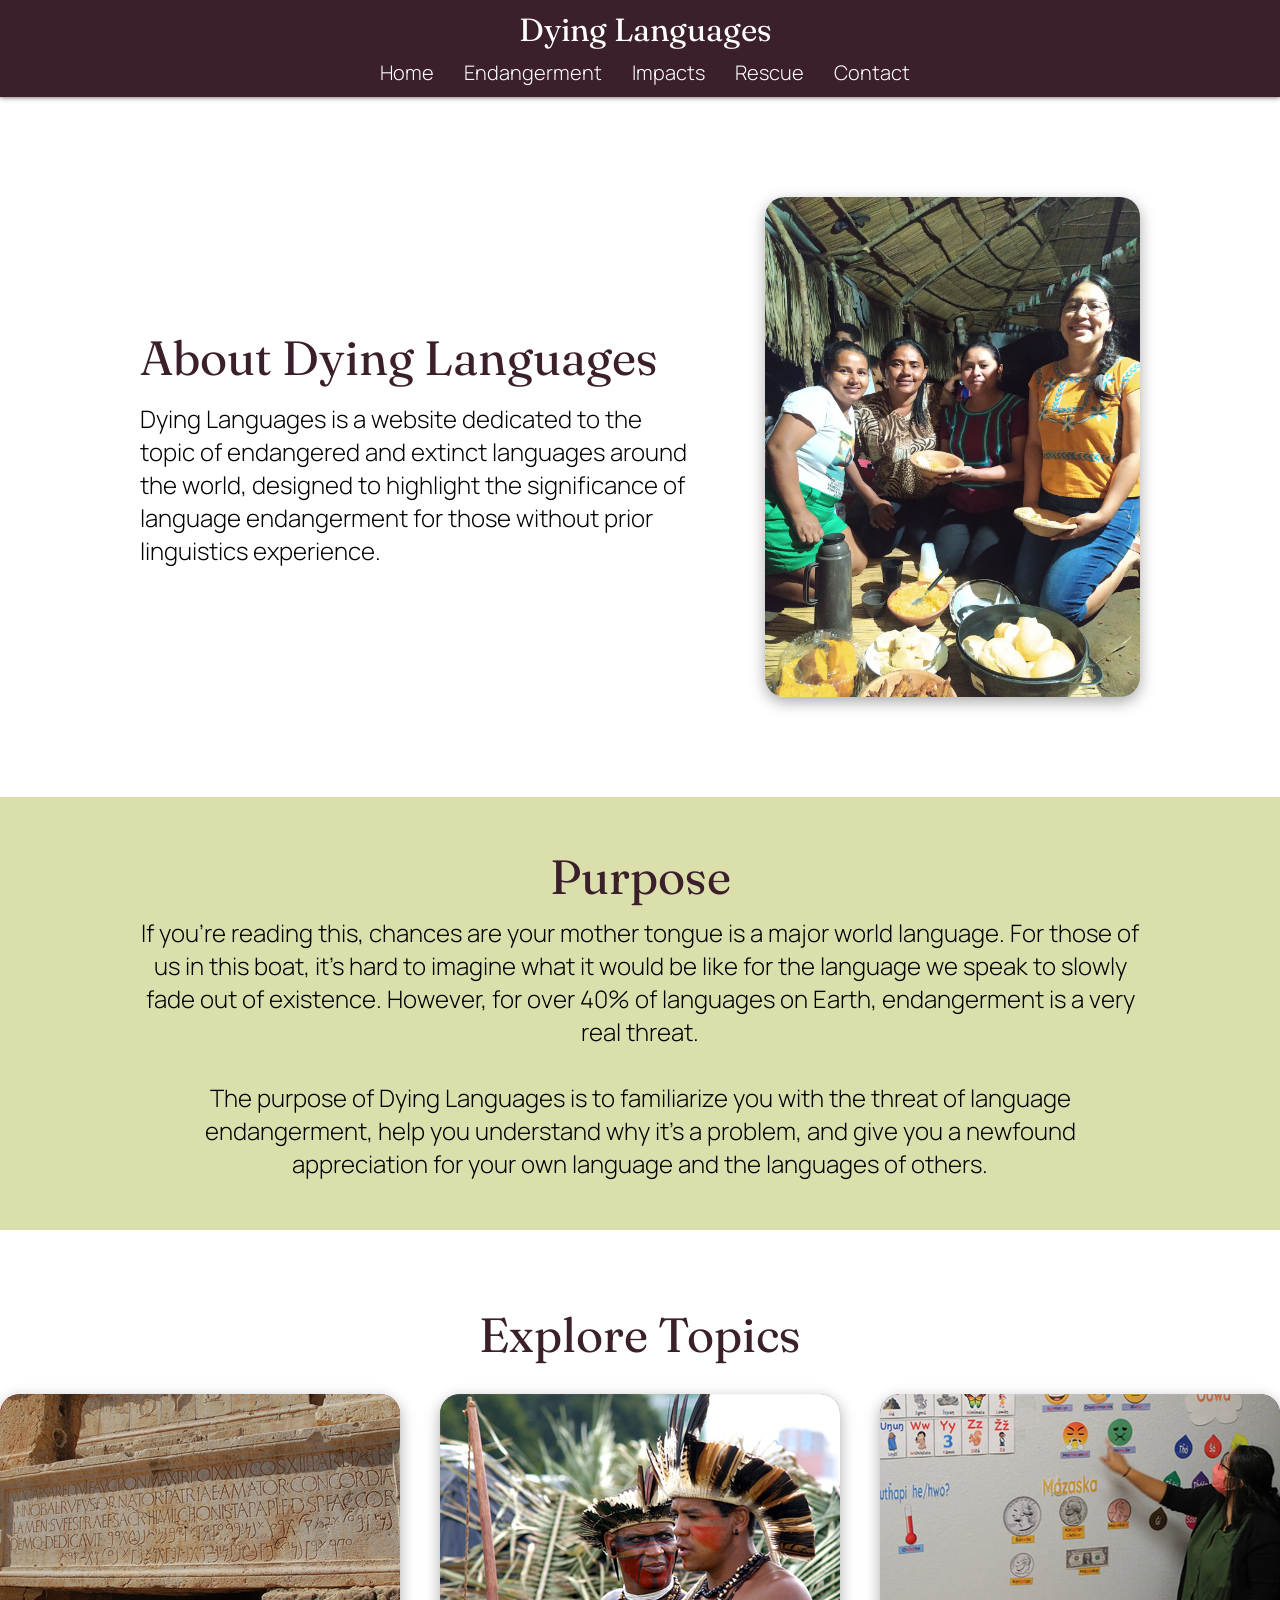
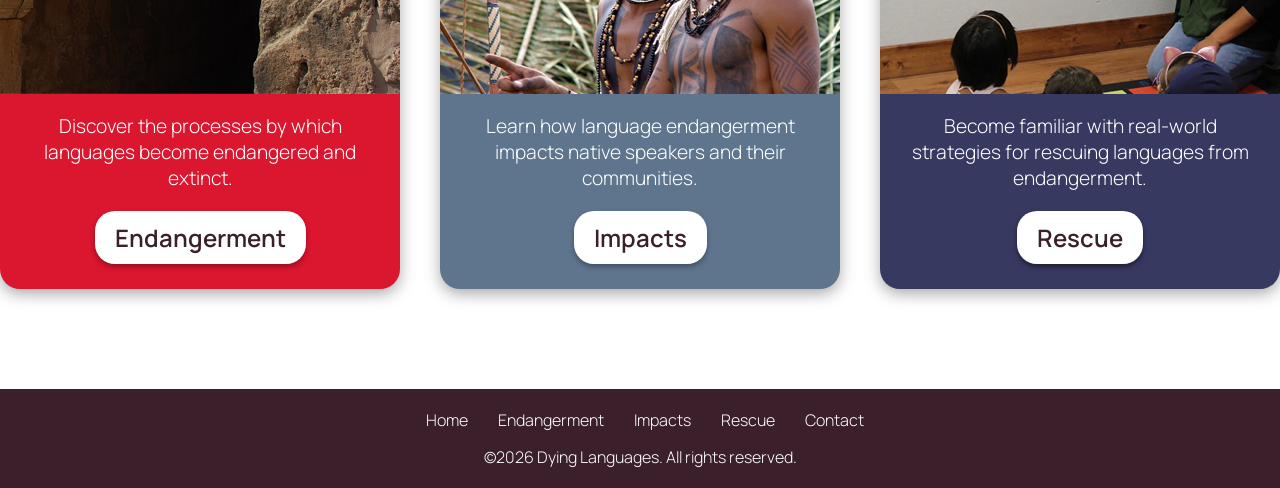
<file: index.html>
<!DOCTYPE html>
<html lang="en">
<head>
    <meta charset="UTF-8">
    <meta name="viewport" content="width=device-width, initial-scale=1.0">
    <title>Dying Languages / Home</title>
    <link rel="stylesheet" type="text/css" href="style.css">
    <link rel="icon" type="image/x-icon" href="/images/favicon.ico">
    <link rel="preconnect" href="https://fonts.googleapis.com">
    <link rel="preconnect" href="https://fonts.gstatic.com" crossorigin>
    <link href="https://fonts.googleapis.com/css2?family=Fraunces:ital,opsz,wght@0,9..144,100..900;1,9..144,100..900&family=Manrope:wght@200..800&display=swap" rel="stylesheet">
</head>

<body>

    <header>

        <h1>Dying Languages</h1>

        <nav>

            <ul>
                <li><a href="index.html">Home</a></li>
                <li><a href="endangerment.html">Endangerment</a></li>
                <li><a href="impacts.html">Impacts</a></li>
                <li><a href="rescue.html">Rescue</a></li>
                <li><a href="contact.html">Contact</a></li>
            </ul>
        
        </nav>

    </header>

    <main>

        <div class="about">
            <div>
                <h2>About Dying Languages</h2>
                <p>Dying Languages is a website dedicated to the topic of endangered and extinct languages around the world, designed to highlight the significance of language endangerment for those without prior linguistics experience.</p>
            </div>
            <img src="images/homehero.jpg" alt="Kariri language learning group">
        </div>

        <div class="purpose">
            <h2>Purpose</h2>
            <p>If you're reading this, chances are your mother tongue is a major world language. For those of us in this boat, it's hard to imagine what it would be like for the language we speak to slowly fade out of existence. 
                However, for over 40% of languages on Earth, endangerment is a very real threat.<br>
                <br>
                The purpose of Dying Languages is to familiarize you with the threat of language endangerment, help you understand why it's a problem, and give you a newfound
                appreciation for your own language and the languages of others.</p>
        </div>

        <div class="explore">
            <h2>Explore Topics</h2>
        </div>

        <div class="topics">
            <div class="topiccol" id="topiccol1">
                <img src="/images/endangerment.png" alt="Tripolitania Punic inscription">
                <p>Discover the processes by which languages become endangered and extinct.</p>
                <a href="endangerment.html" class="topicbutton" id="topicbutton1">Endangerment</a>
            </div>
            <div class="topiccol" id="topiccol2">
                <img src="/images/impacts.png" alt="Two Pataxo indians">
                <p>Learn how language endangerment impacts native speakers and their communities.</p>
                <a href="impacts.html" class="topicbutton" id="topicbutton2">Impacts</a>
            </div>
            <div class="topiccol" id="topiccol3">
                <img src="/images/rescue.png" alt="Lakota language classroom lesson">
                <p>Become familiar with real-world strategies for rescuing languages from endangerment.</p>
                <a href="rescue.html" class="topicbutton" id="topicbutton3">Rescue</a>
            </div>
        </div>

    </main>

    <footer>
        <ul>
            <li><a href="index.html">Home</a></li>
            <li><a href="endangerment.html">Endangerment</a></li>
            <li><a href="impacts.html">Impacts</a></li>
            <li><a href="rescue.html">Rescue</a></li>
            <li><a href="contact.html">Contact</a></li>
        </ul>
        <p>&#169;2026 Dying Languages. All rights reserved.</p>
    </footer>

</body>

</html>
</file>
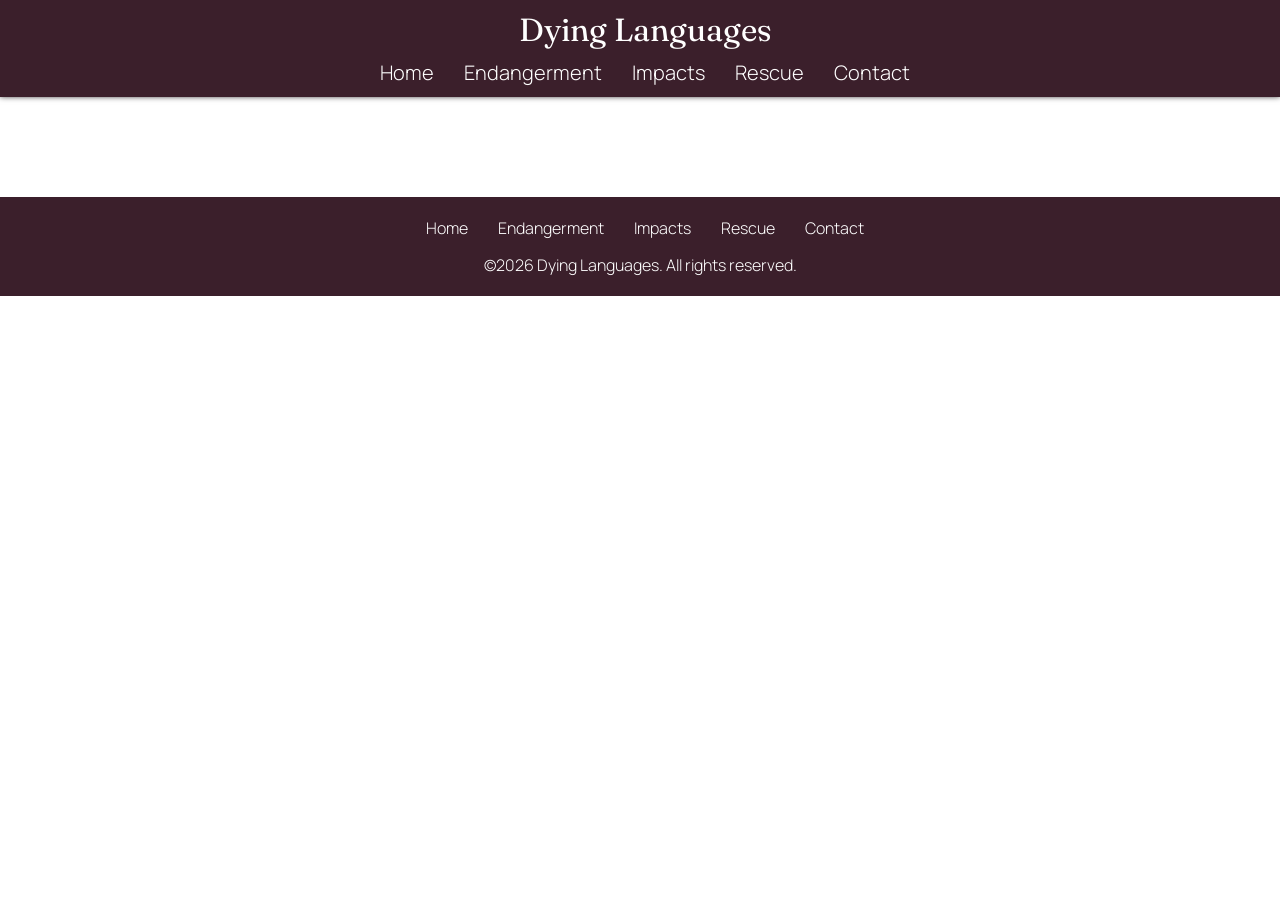
<file: contact.html>
<!DOCTYPE html>
<html lang="en">
<head>
    <meta charset="UTF-8">
    <meta name="viewport" content="width=device-width, initial-scale=1.0">
    <title>Dying Languages / Contact</title>
    <link rel="stylesheet" type="text/css" href="style.css">
    <link rel="icon" type="image/x-icon" href="/images/favicon.ico">
    <link rel="preconnect" href="https://fonts.googleapis.com">
    <link rel="preconnect" href="https://fonts.gstatic.com" crossorigin>
    <link href="https://fonts.googleapis.com/css2?family=Fraunces:ital,opsz,wght@0,9..144,100..900;1,9..144,100..900&family=Manrope:wght@200..800&display=swap" rel="stylesheet">
</head>

<body>

    <header>

        <h1>Dying Languages</h1>

        <nav>

            <ul>
                <li><a href="index.html">Home</a></li>
                <li><a href="endangerment.html">Endangerment</a></li>
                <li><a href="impacts.html">Impacts</a></li>
                <li><a href="rescue.html">Rescue</a></li>
                <li><a href="contact.html">Contact</a></li>
            </ul>
        
        </nav>

    </header>

    <main>



    </main>

    <footer>
        <ul>
            <li><a href="index.html">Home</a></li>
            <li><a href="endangerment.html">Endangerment</a></li>
            <li><a href="impacts.html">Impacts</a></li>
            <li><a href="rescue.html">Rescue</a></li>
            <li><a href="contact.html">Contact</a></li>
        </ul>
        <p>&#169;2026 Dying Languages. All rights reserved.</p>
    </footer>

</body>

</html>
</file>
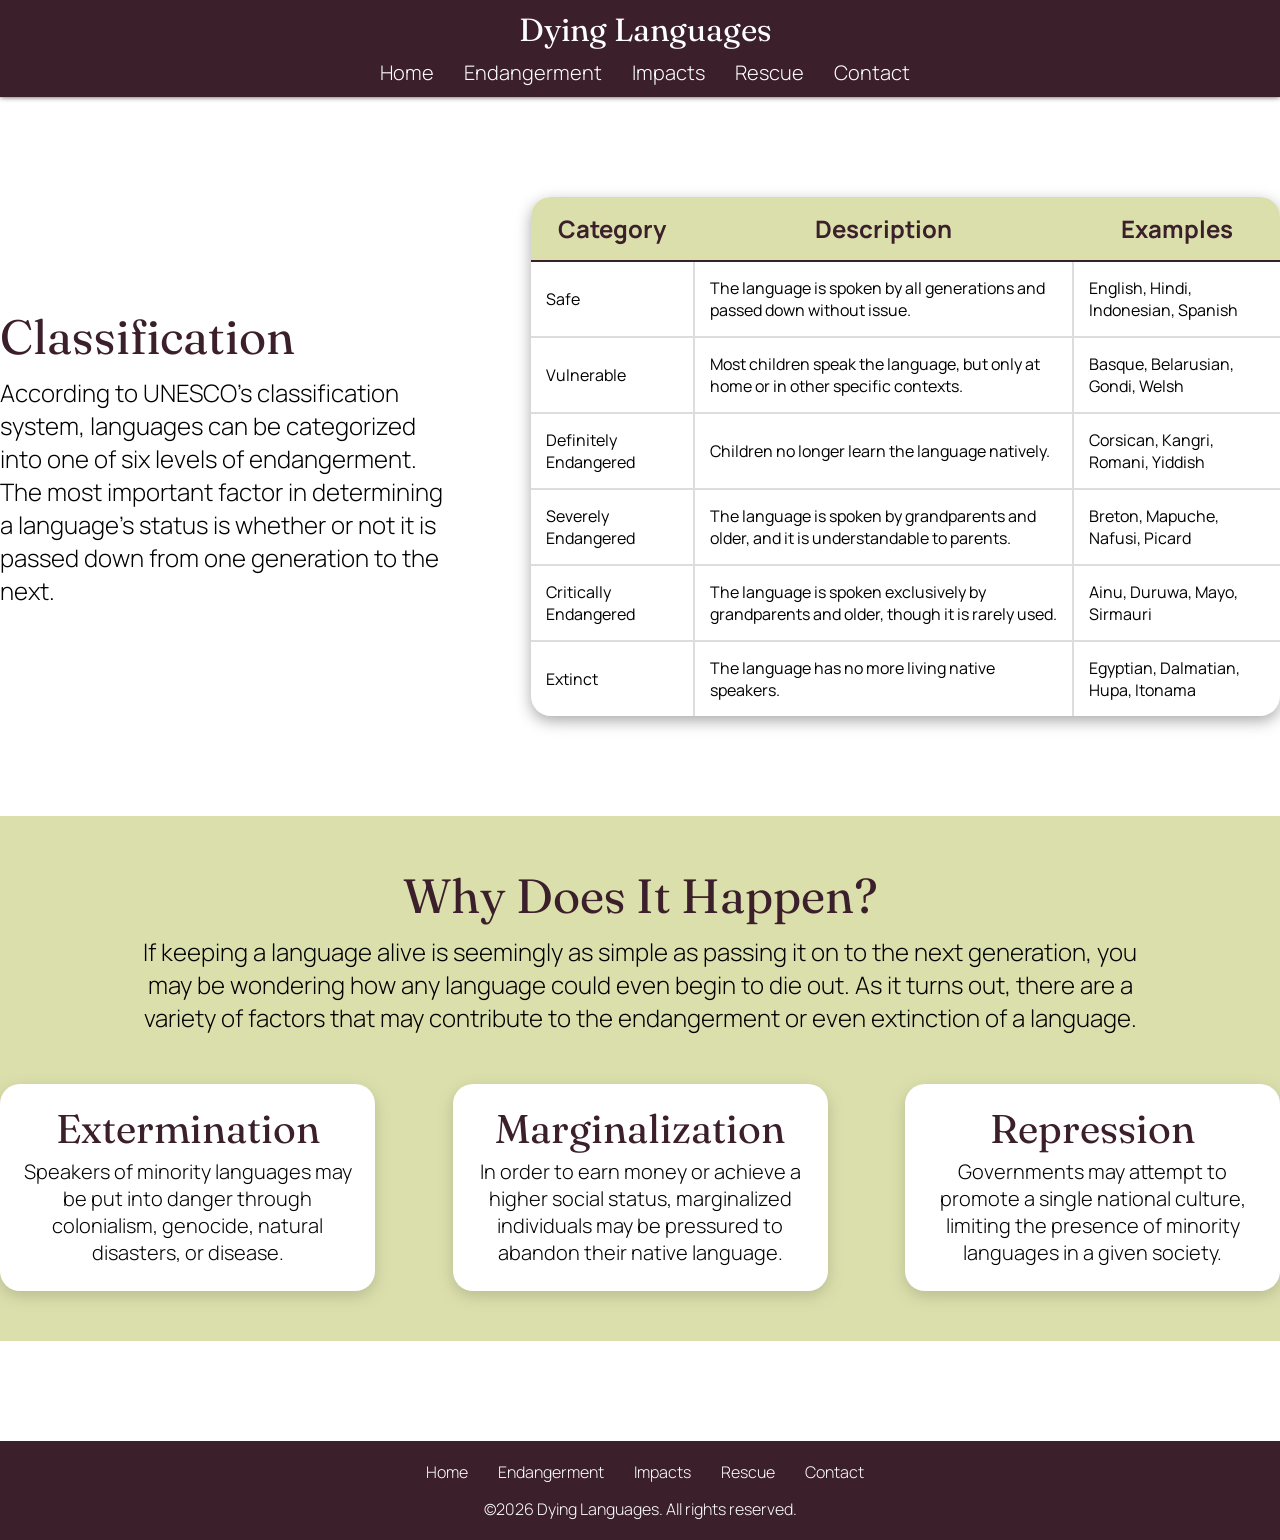
<file: endangerment.html>
<!DOCTYPE html>
<html lang="en">
<head>
    <meta charset="UTF-8">
    <meta name="viewport" content="width=device-width, initial-scale=1.0">
    <title>Dying Languages / Endangerment</title>
    <link rel="stylesheet" type="text/css" href="style.css">
    <link rel="icon" type="image/x-icon" href="/images/favicon.ico">
    <link rel="preconnect" href="https://fonts.googleapis.com">
    <link rel="preconnect" href="https://fonts.gstatic.com" crossorigin>
    <link href="https://fonts.googleapis.com/css2?family=Fraunces:ital,opsz,wght@0,9..144,100..900;1,9..144,100..900&family=Manrope:wght@200..800&display=swap" rel="stylesheet">
</head>

<body>

    <header>

        <h1>Dying Languages</h1>

        <nav>

            <ul>
                <li><a href="index.html">Home</a></li>
                <li><a href="endangerment.html">Endangerment</a></li>
                <li><a href="impacts.html">Impacts</a></li>
                <li><a href="rescue.html">Rescue</a></li>
                <li><a href="contact.html">Contact</a></li>
            </ul>
        
        </nav>

    </header>

    <main>

        <div class="classification">
            <div>
                <h2>Classification</h2>
                <p>According to UNESCO's classification system, languages can be categorized into one of six levels of endangerment.
                    The most important factor in determining a language's status is whether or not it is passed down from one generation to the next.</p>
            </div>
            <table>
                <tr>
                    <th id="leftround">Category</th>
                    <th>Description</th>
                    <th id="rightround">Examples</th>
                </tr>
                <tr>
                    <td>Safe</td>
                    <td>The language is spoken by all generations and passed down without issue.</td>
                    <td>English, Hindi, Indonesian, Spanish</td>
                </tr>
                <tr>
                    <td>Vulnerable</td>
                    <td>Most children speak the language, but only at home or in other specific contexts.</td>
                    <td>Basque, Belarusian, Gondi, Welsh</td>
                </tr>
                <tr>
                    <td>Definitely Endangered</td>
                    <td>Children no longer learn the language natively.</td>
                    <td>Corsican, Kangri, Romani, Yiddish</td>
                </tr>
                <tr>
                    <td>Severely Endangered</td>
                    <td>The language is spoken by grandparents and older, and it is understandable to parents.</td>
                    <td>Breton, Mapuche, Nafusi, Picard</td>
                </tr>
                <tr>
                    <td>Critically Endangered</td>
                    <td>The language is spoken exclusively by grandparents and older, though it is rarely used.</td>
                    <td>Ainu, Duruwa, Mayo, Sirmauri</td>
                </tr>               
                <tr>
                    <td>Extinct</td>
                    <td>The language has no more living native speakers.</td>
                    <td>Egyptian, Dalmatian, Hupa, Itonama</td>
                </tr>
            </table>
        </div>

        <div class="causes">
            <div class="causeinfo">
                <h2>Why Does It Happen?</h2>
                <p>If keeping a language alive is seemingly as simple as passing it on to the next generation, you may be wondering how any language could even begin to die out.
                As it turns out, there are a variety of factors that may contribute to the endangerment or even extinction of a language.</p>
            </div>
            <div class="causecols">
                <div class="causecol1">
                    <h3>Extermination</h3>
                    <p>Speakers of minority languages may be put into danger through colonialism, genocide, natural disasters, or disease.</p>
                </div>
                <div class="causecol2">
                    <h3>Marginalization</h3>
                    <p>In order to earn money or achieve a higher social status, marginalized individuals may be pressured to abandon their native language.</p>
                </div>
                <div class="causecol3">
                    <h3>Repression</h3>
                    <p>Governments may attempt to promote a single national culture, limiting the presence of minority languages in a given society.</p>
                </div>
            </div>
        </div>

    </main>

    <footer>
        <ul>
            <li><a href="index.html">Home</a></li>
            <li><a href="endangerment.html">Endangerment</a></li>
            <li><a href="impacts.html">Impacts</a></li>
            <li><a href="rescue.html">Rescue</a></li>
            <li><a href="contact.html">Contact</a></li>
        </ul>
        <p>&#169;2026 Dying Languages. All rights reserved.</p>
    </footer>

</body>

</html>
</file>
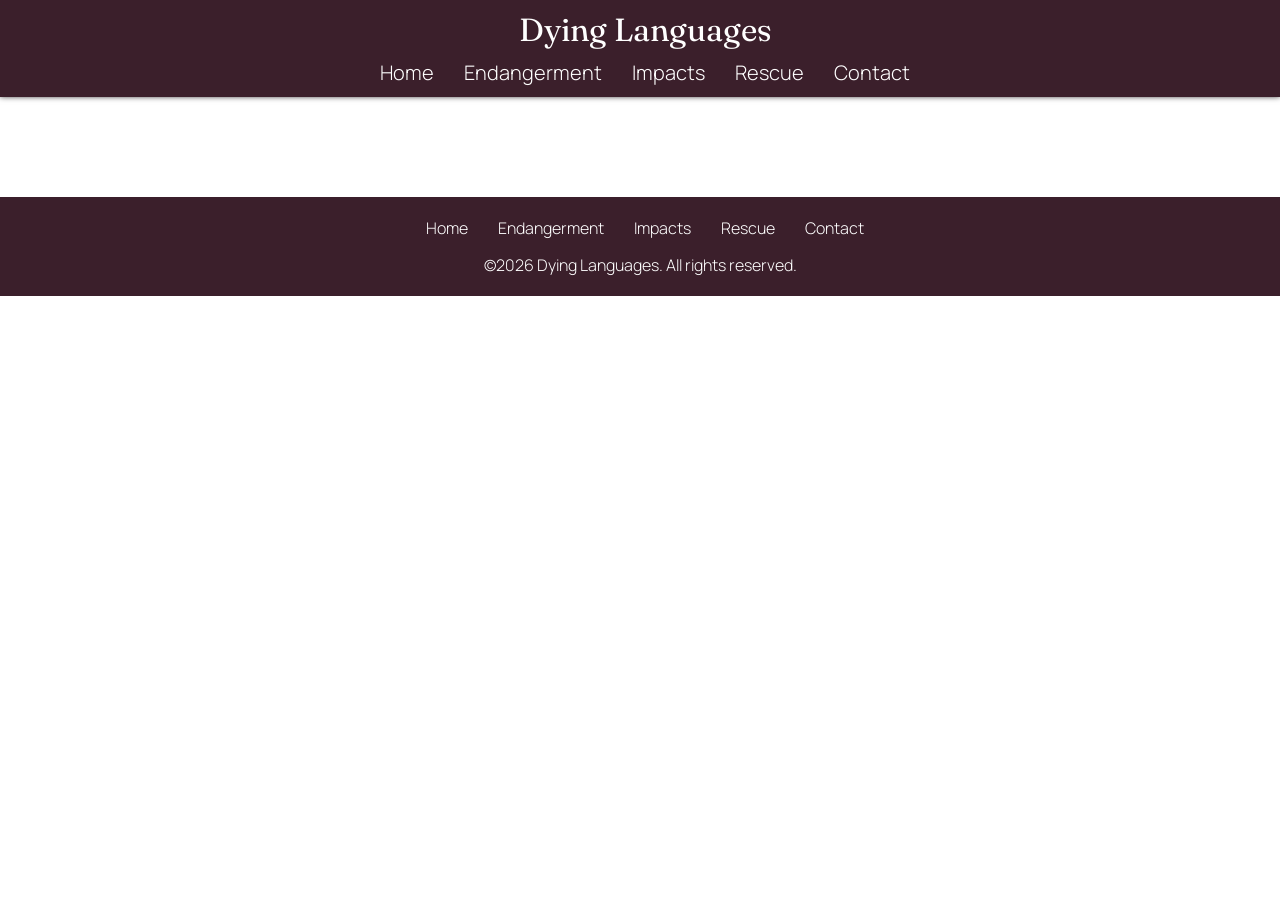
<file: impacts.html>
<!DOCTYPE html>
<html lang="en">
<head>
    <meta charset="UTF-8">
    <meta name="viewport" content="width=device-width, initial-scale=1.0">
    <title>Dying Languages / Impacts</title>
    <link rel="stylesheet" type="text/css" href="style.css">
    <link rel="icon" type="image/x-icon" href="/images/favicon.ico">
    <link rel="preconnect" href="https://fonts.googleapis.com">
    <link rel="preconnect" href="https://fonts.gstatic.com" crossorigin>
    <link href="https://fonts.googleapis.com/css2?family=Fraunces:ital,opsz,wght@0,9..144,100..900;1,9..144,100..900&family=Manrope:wght@200..800&display=swap" rel="stylesheet">
</head>

<body>

    <header>

        <h1>Dying Languages</h1>

        <nav>

            <ul>
                <li><a href="index.html">Home</a></li>
                <li><a href="endangerment.html">Endangerment</a></li>
                <li><a href="impacts.html">Impacts</a></li>
                <li><a href="rescue.html">Rescue</a></li>
                <li><a href="contact.html">Contact</a></li>
            </ul>
        
        </nav>

    </header>

    <main>



    </main>

    <footer>
        <ul>
            <li><a href="index.html">Home</a></li>
            <li><a href="endangerment.html">Endangerment</a></li>
            <li><a href="impacts.html">Impacts</a></li>
            <li><a href="rescue.html">Rescue</a></li>
            <li><a href="contact.html">Contact</a></li>
        </ul>
        <p>&#169;2026 Dying Languages. All rights reserved.</p>
    </footer>

</body>

</html>
</file>
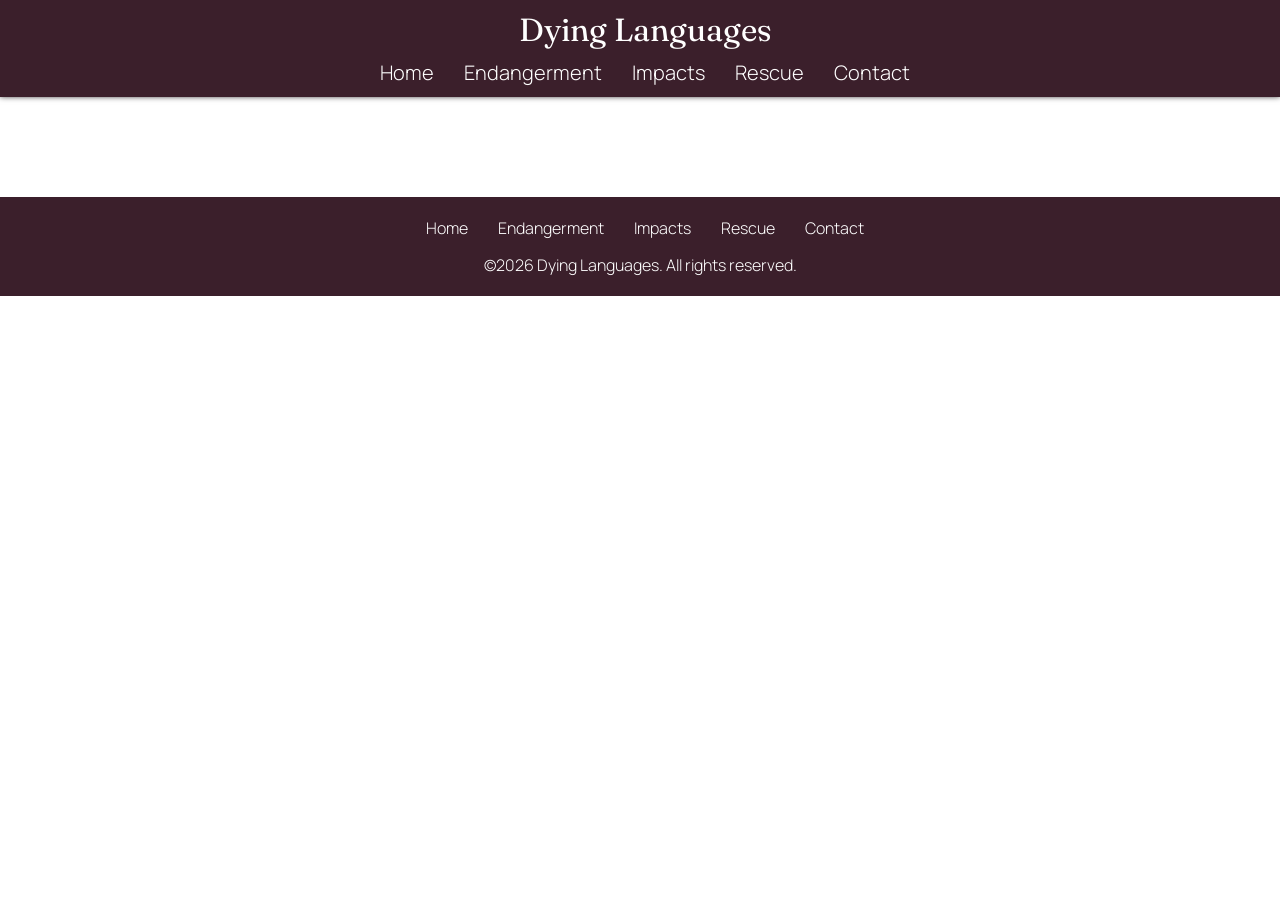
<file: rescue.html>
<!DOCTYPE html>
<html lang="en">
<head>
    <meta charset="UTF-8">
    <meta name="viewport" content="width=device-width, initial-scale=1.0">
    <title>Dying Languages / Rescue</title>
    <link rel="stylesheet" type="text/css" href="style.css">
    <link rel="icon" type="image/x-icon" href="/images/favicon.ico">
    <link rel="preconnect" href="https://fonts.googleapis.com">
    <link rel="preconnect" href="https://fonts.gstatic.com" crossorigin>
    <link href="https://fonts.googleapis.com/css2?family=Fraunces:ital,opsz,wght@0,9..144,100..900;1,9..144,100..900&family=Manrope:wght@200..800&display=swap" rel="stylesheet">
</head>

<body>

    <header>

        <h1>Dying Languages</h1>

        <nav>

            <ul>
                <li><a href="index.html">Home</a></li>
                <li><a href="endangerment.html">Endangerment</a></li>
                <li><a href="impacts.html">Impacts</a></li>
                <li><a href="rescue.html">Rescue</a></li>
                <li><a href="contact.html">Contact</a></li>
            </ul>
        
        </nav>

    </header>

    <main>



    </main>

    <footer>
        <ul>
            <li><a href="index.html">Home</a></li>
            <li><a href="endangerment.html">Endangerment</a></li>
            <li><a href="impacts.html">Impacts</a></li>
            <li><a href="rescue.html">Rescue</a></li>
            <li><a href="contact.html">Contact</a></li>
        </ul>
        <p>&#169;2026 Dying Languages. All rights reserved.</p>
    </footer>

</body>

</html>
</file>
<file: style.css>
* {
    margin: 0;
    padding: 0;
    box-sizing: border-box;
}

body {
    background-color: #FFFFFF;
    margin: 0;
}

header {
    background-color: #3B1F2B;
    color: #FFFFFF;
    margin: 0;
    padding-bottom: 5px;
    position: sticky;
    top: 0;
    box-shadow: 0px -1px 6px #0D070A;
}

h1 {
    font-family: "Fraunces", serif;
    font-optical-sizing: auto;
    font-weight: 400;
    font-style: normal;
    padding: 10px 10px 10px 20px;
    text-align: center;
}

nav {
    font-family: "Manrope", sans-serif;
    font-optical-sizing: auto;
    font-weight: 300;
    font-style: normal;
    font-size: 125%;
    text-align: center;
}

nav ul {
    display: inline-block;
    list-style-type: none;
    overflow: hidden;
    background-color: #3B1F2B;
}

nav li {
    float: left;
}

nav a {
    text-align: center;
    padding: 10px 10px 10px 20px;
    text-decoration: none;
}

nav a:link {
    color: #FFFFFF;
}

nav a:visited {
    color: #FFFFFF;
}

nav a:hover {
    color: #FFFFFF;
}

h2 {
    font-family: "Fraunces", serif;
    font-optical-sizing: auto;
    font-weight: 400;
    font-style: normal;
    font-size: 300%;
    color: #3B1F2B;
}

h3 {
    font-family: "Fraunces", serif;
    font-optical-sizing: auto;
    font-weight: 400;
    font-style: normal;
    font-size: 250%;
    color: #3B1F2B;
}

.about {
    max-width: 1000px;
    margin: 100px auto 100px auto;
    display: flex;
    align-items: center;
}

.about img {
    float: right;
    margin-left: 75px;
    max-height: 500px;
    border-radius: 20px;
    box-shadow: 0px 5px 15px #AAAAAA;
}

.about h2 {
    text-align: left;
    padding-bottom: 15px;
}

.about p {
    font-family: "Manrope", sans-serif;
    font-optical-sizing: auto;
    font-weight: 300;
    font-style: normal;
    font-size: 150%;
    text-align: left;
}

.purpose {
    margin-bottom: 75px;
    background-color: #DBDFAC;
    padding: 50px 0px;
}

.purpose h2 {
    text-align: center;
    margin-bottom: 10px;
}

.purpose p {
    font-family: "Manrope", sans-serif;
    font-optical-sizing: auto;
    font-weight: 300;
    font-style: normal;
    font-size: 150%;
    text-align: center;
    margin: auto;
    max-width: 1000px;
}

.explore {
    width: 65%;
    margin-left: auto;
    margin-right: auto;
    text-align: center;
}

.topics {
    max-width: 1350px;
    margin-left: auto;
    margin-right: auto;
    margin-top: 30px;
    display: flex;
    justify-content: space-between;
}

.topiccol {
    text-align: center;
    padding-bottom: 35px;
    border-radius: 20px;
    box-shadow: 0px 5px 15px #AAAAAA;    
}

#topiccol1 {
    background-color: #DB162F;
}

#topiccol2 {
    background-color: #5F758E;
}

#topiccol3 {
    background-color: #383961;
}

.topiccol img {
    width: 100%;
    border-top-left-radius: 20px;
    border-top-right-radius: 20px;
}

.topiccol p {
    font-family: "Manrope", sans-serif;
    font-optical-sizing: auto;
    font-weight: 300;
    font-style: normal;
    font-size: 120%;
    max-width: 350px;
    margin: 15px auto 30px auto;
    color: #FFFFFF;
}

.topicbutton {
    font-family: "Manrope", sans-serif;
    font-optical-sizing: auto;
    font-weight: 600;
    font-style: normal;
    font-size: 150%;
    text-decoration: none;
    background-color: #FFFFFF;
    padding: 10px 20px;
    border-radius: 20px;
}

#topicbutton1 {
    box-shadow: 0px 3px 5px #950F21;
}

#topicbutton2 {
    box-shadow: 0px 3px 5px #415162;
}

#topicbutton3 {
    box-shadow: 0px 3px 5px #1E1E34;
}

.topicbutton:link {
    color: #3B1F2B;
}

.topicbutton:visited {
    color: #3B1F2B;
}

.classification {
    max-width: 1350px;
    margin: 100px auto 100px auto;
    display: flex;
    align-items: center;
}

.classification h2 {
    padding-bottom: 10px;
}

.classification p {
    font-family: "Manrope", sans-serif;
    font-optical-sizing: auto;
    font-weight: 300;
    font-style: normal;
    font-size: 150%;
    max-width: 700px;
}

.classification table {
    float: right;
    margin-left: 75px;
}

table {
    border-collapse:collapse;
    border-style: hidden;
    border-radius: 20px;
    box-shadow: 0px 5px 15px #AAAAAA;
}

table, th, td { 
    font-family: "Manrope", sans-serif;
    font-optical-sizing: auto;
    font-style: normal;
    padding: 15px;
}

th {
    font-size: 150%;
    color: #3B1F2B;
    background-color: #DBDFAC;
    border-bottom: 2px solid #3B1F2B;
}

td {
    border: 2px solid #DDDDDD;
    font-size: 100%;
}

#leftround {
    border-top-left-radius: 20px;
}

#rightround {
    border-top-right-radius: 20px;
}

.causes {
    background-color: #DBDFAC;
    padding: 50px 0px;
    text-align: center;
}

.causes h2 {
    padding-bottom: 10px;
    max-width: 1000px;
    margin: auto;
}

.causes p {
    font-family: "Manrope", sans-serif;
    font-optical-sizing: auto;
    font-weight: 300;
    font-style: normal;
    font-size: 150%;
    max-width: 1000px;
    margin: auto;
}

.causecols {
    max-width: 1350px;
    margin-left: auto;
    margin-right: auto;
    margin-top: 50px;
    display: flex;
    justify-content: space-between;
    text-align: center;
}

.causecols h3 {
    padding-bottom: 5px;
}

.causecols p {
    font-size: 125%;
}

.causecol1, .causecol2, .causecol3 {
    width: 375px;
    background-color: #FFFFFF;
    box-shadow: 0px 5px 15px #B9BD91;
    border-radius: 20px;
    padding: 20px 20px 25px 20px;
}

footer {
    background-color: #3B1F2B;
    text-align: center;
    margin-top: 100px;
    padding-top: 20px;
    padding-bottom: 20px;
    font-family: "Manrope", sans-serif;
    font-optical-sizing: auto;
    font-weight: 300;
    font-style: normal;
    text-align: center;
    color: #FFFFFF;
}

footer ul {
    display: inline-block;
    list-style-type: none;
    overflow: hidden;
    background-color: #3B1F2B;
}

footer li {
    float: left;
}

footer a {
    padding: 10px 10px 10px 20px;
    text-decoration: none;
}

footer a:link {
    color: #FFFFFF;
}

footer a:visited {
    color: #FFFFFF;
}

footer a:hover {
    color: #FFFFFF;
}

footer p {
    padding-top: 10px;
}
</file>
